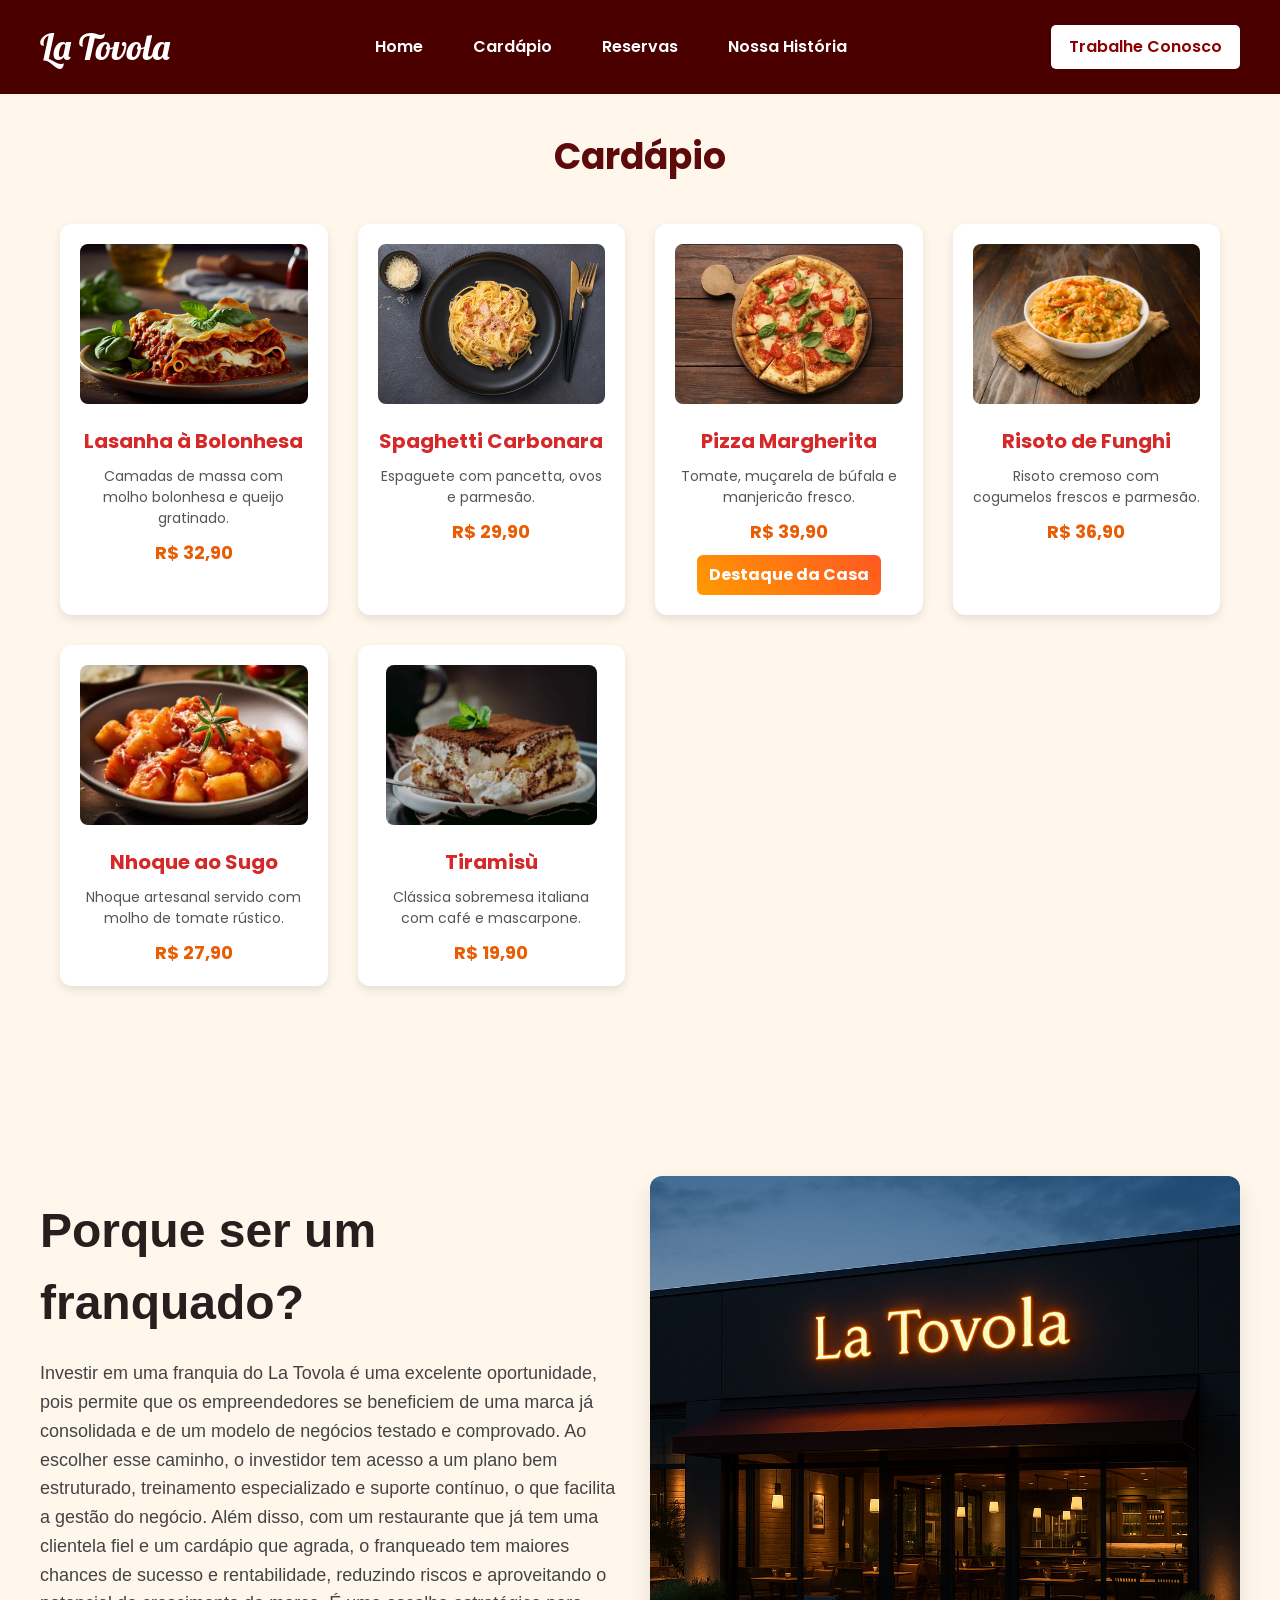
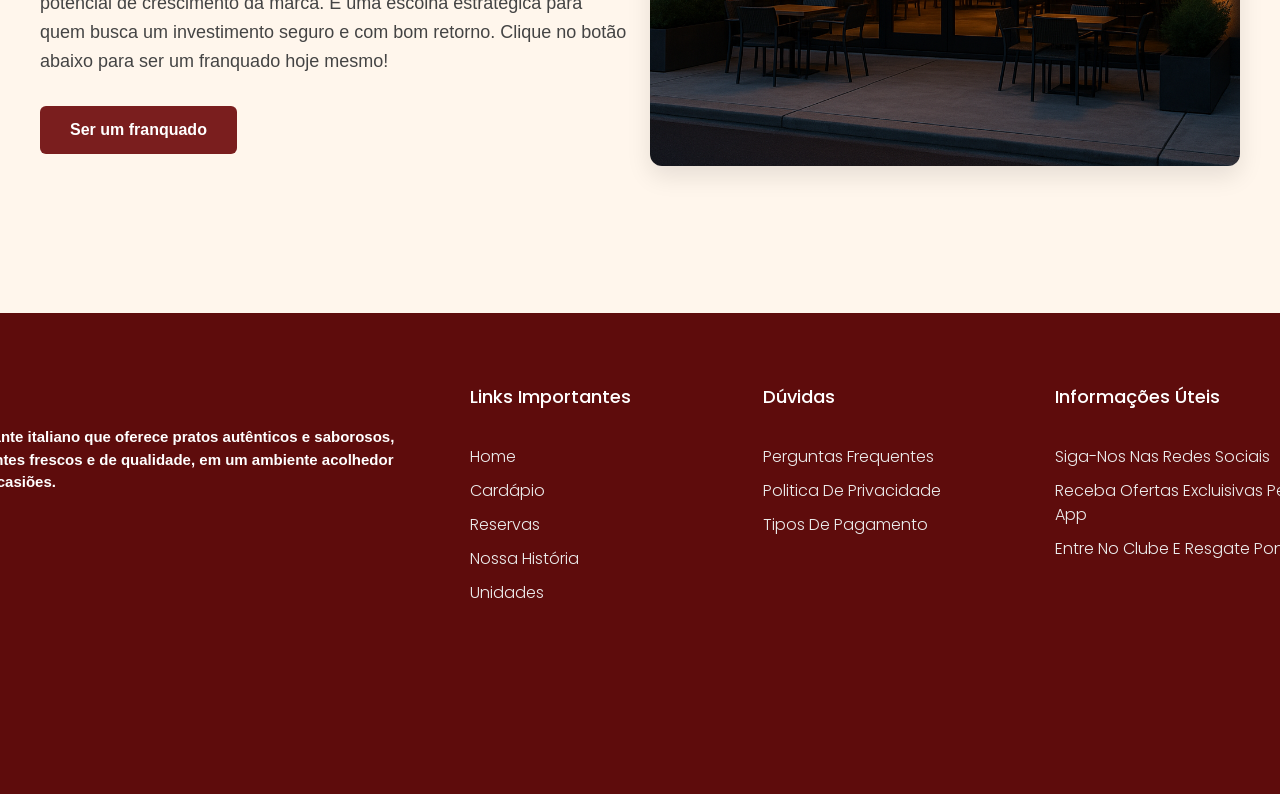
<file: cardapio.html>
<!DOCTYPE html>
<html lang="pt-BR">
<head>
    <meta charset="UTF-8">
    <meta name="viewport" content="width=device-width, initial-scale=1.0">
    <title>La Tovola - Restaurante Italiano</title>
    <link rel="stylesheet" href="css/cardapio.css">
    <link href="https://fonts.googleapis.com/css2?family=Lobster&display=swap" rel="stylesheet">
    <link href="https://fonts.googleapis.com/css?family=Poppins:300,500,600,700,800" rel="stylesheet">
    <link rel="preconnect" href="https://fonts.googleapis.com">
    <link rel="preconnect" href="https://fonts.gstatic.com" crossorigin>
    <link href="https://fonts.googleapis.com/css2?family=Tagesschrift&display=swap" rel="stylesheet">
    <link rel="stylesheet" href="https://cdnjs.cloudflare.com/ajax/libs/font-awesome/6.7.2/css/all.min.css">
     <script src="javascript/index.js"></script>
    
</head>
<body>
    <header>
        <!-- NAV BAR -->
        <nav>
            <div class="logo">La Tovola</div>
            <ul class="nav-list">
                <li><a href="index.html">Home</a></li>
                <li><a href="cardapio.html">Cardápio</a></li>
                <li><a href="reservas.html">Reservas</a></li>
                <li><a href="nossahistoria.html">Nossa História</a></li>
            </ul>
            <a href="#" class="franqueado-btn">Trabalhe Conosco</a>
        </nav>
    </header>

</div>
<!-- MENU-->
  <div class="menu-container">
    <h1 class="menu-title"> Cardápio </h1>

    <div class="grid">
      <div class="card">
        <img src="imagens/lasanha.png" alt="Lasanha à Bolonhesa">
        <h3>Lasanha à Bolonhesa</h3>
        <p>Camadas de massa com molho bolonhesa e queijo gratinado.</p>
        <div class="price">R$ 32,90</div>
      </div>

      <div class="card">
        <img src="imagens/carbonara.png" alt="Spaghetti Carbonara">
        <h3>Spaghetti Carbonara</h3>
        <p>Espaguete com pancetta, ovos e parmesão.</p>
        <div class="price">R$ 29,90</div>
      </div>

      <div class="card">
        <img src="imagens/pizza-margharita.png" alt="Pizza Margherita">
        <h3>Pizza Margherita</h3>
        <p>Tomate, muçarela de búfala e manjericão fresco.</p>
        <div class="price">R$ 39,90</div>
        <div class="highlight">Destaque da Casa</div>
      </div>

      <div class="card">
        <img src="imagens/risotto.png" alt="Risoto de Funghi">
        <h3>Risoto de Funghi</h3>
        <p>Risoto cremoso com cogumelos frescos e parmesão.</p>
        <div class="price">R$ 36,90</div>
      </div>

      <div class="card">
        <img src="imagens/nhoque.png" alt="Nhoque ao Sugo">
        <h3>Nhoque ao Sugo</h3>
        <p>Nhoque artesanal servido com molho de tomate rústico.</p>
        <div class="price">R$ 27,90</div>
      </div>

      <div class="card">
        <img src="imagens/tiramisu.png" alt="Tiramisù">
        <h3>Tiramisù</h3>
        <p>Clássica sobremesa italiana com café e mascarpone.</p>
        <div class="price">R$ 19,90</div>
      </div>
    </div>
  </div>
  <!--LOJAS FRANQUEADAS -->
  <div class="lojas-franqueadas">
    <div class="conteudo-frase">
        <h1 class="serfranqueado">Porque ser um franquado?</h1>
        <p>Investir em uma franquia do La Tovola é uma excelente oportunidade, pois permite que os empreendedores se beneficiem de uma marca já consolidada e de um modelo de negócios testado e comprovado. Ao escolher esse caminho, o investidor tem acesso a um plano bem estruturado, treinamento especializado e suporte contínuo, o que facilita a gestão do negócio. Além disso, com um restaurante que já tem uma clientela fiel e um cardápio que agrada, o franqueado tem maiores chances de sucesso e rentabilidade, reduzindo riscos e aproveitando o potencial de crescimento da marca. É uma escolha estratégica para quem busca um investimento seguro e com bom retorno. Clique no botão abaixo para ser um franquado hoje mesmo!</p>
        <button class="btn-franquado">Ser um franquado</button>
    </div>
    <div class="imagem-franquia">
        <img src="imagens/latovola.png" alt="Imagem da franquia">
    </div>
</div>
<!--FOOTER -->
  <footer class="footer">
  	 <div class="container">
  	 	<div class="row">
  	 		<div class="footer-col">
  	 			<h4>Links Importantes</h4>
  	 			<ul>
  	 				  <li><a href="index.html">Home</a></li>
                      <li><a href="cardapio.html">Cardápio</a></li>
                      <li><a href="reservas.html">Reservas</a></li>
                      <li><a href="nossahistoria.html">Nossa História</a></li>
                      <li><a href="unidades.html">Unidades</a></li>
  	 			</ul>
  	 		</div>
  	 		<div class="footer-col">
  	 			<h4>Dúvidas</h4>
  	 			<ul>
  	 				<li><a href="#">Perguntas Frequentes</a></li>
  	 				<li><a href="#">Politica de Privacidade</a></li>
  	 				<li><a href="#">Tipos de Pagamento</a></li>
  	 			</ul>
  	 		</div>
  	 		<div class="footer-col">
  	 			<h4>Informações Úteis </h4>
  	 			<ul>
  	 				<li><a href="#">Siga-nos nas redes sociais</a></li>
  	 				<li><a href="#">Receba ofertas excluisivas pelo app</a></li>
  	 				<li><a href="#">Entre no clube e resgate pontos</a></li>
  	 			</ul>
  	 		</div>
  	 		<div class="footer-la">
                <h1>La Tovola</h1>
                <h3>A La Tovola é um restaurante italiano que oferece pratos autênticos e saborosos, 
               <h3>preparados com ingredientes frescos e de qualidade, em um ambiente acolhedor</h3>
                <h3> e perfeito para todas as ocasiões.</h3>
  	 	</div>
          <div class="footer-social-icons">
            <a href="#"><i class="fab fa-facebook"></i></a>
            <a href="#"><i class="fab fa-instagram"></i></a>
            <a href="#"><i class="fab fa-x"></i></a>
            <a href="#"><i class="fab fa-youtube"></i></a>
        </div>

  	 </div>
  </footer>

</body>
</html>



  </div>
</body>
</html>
</file>
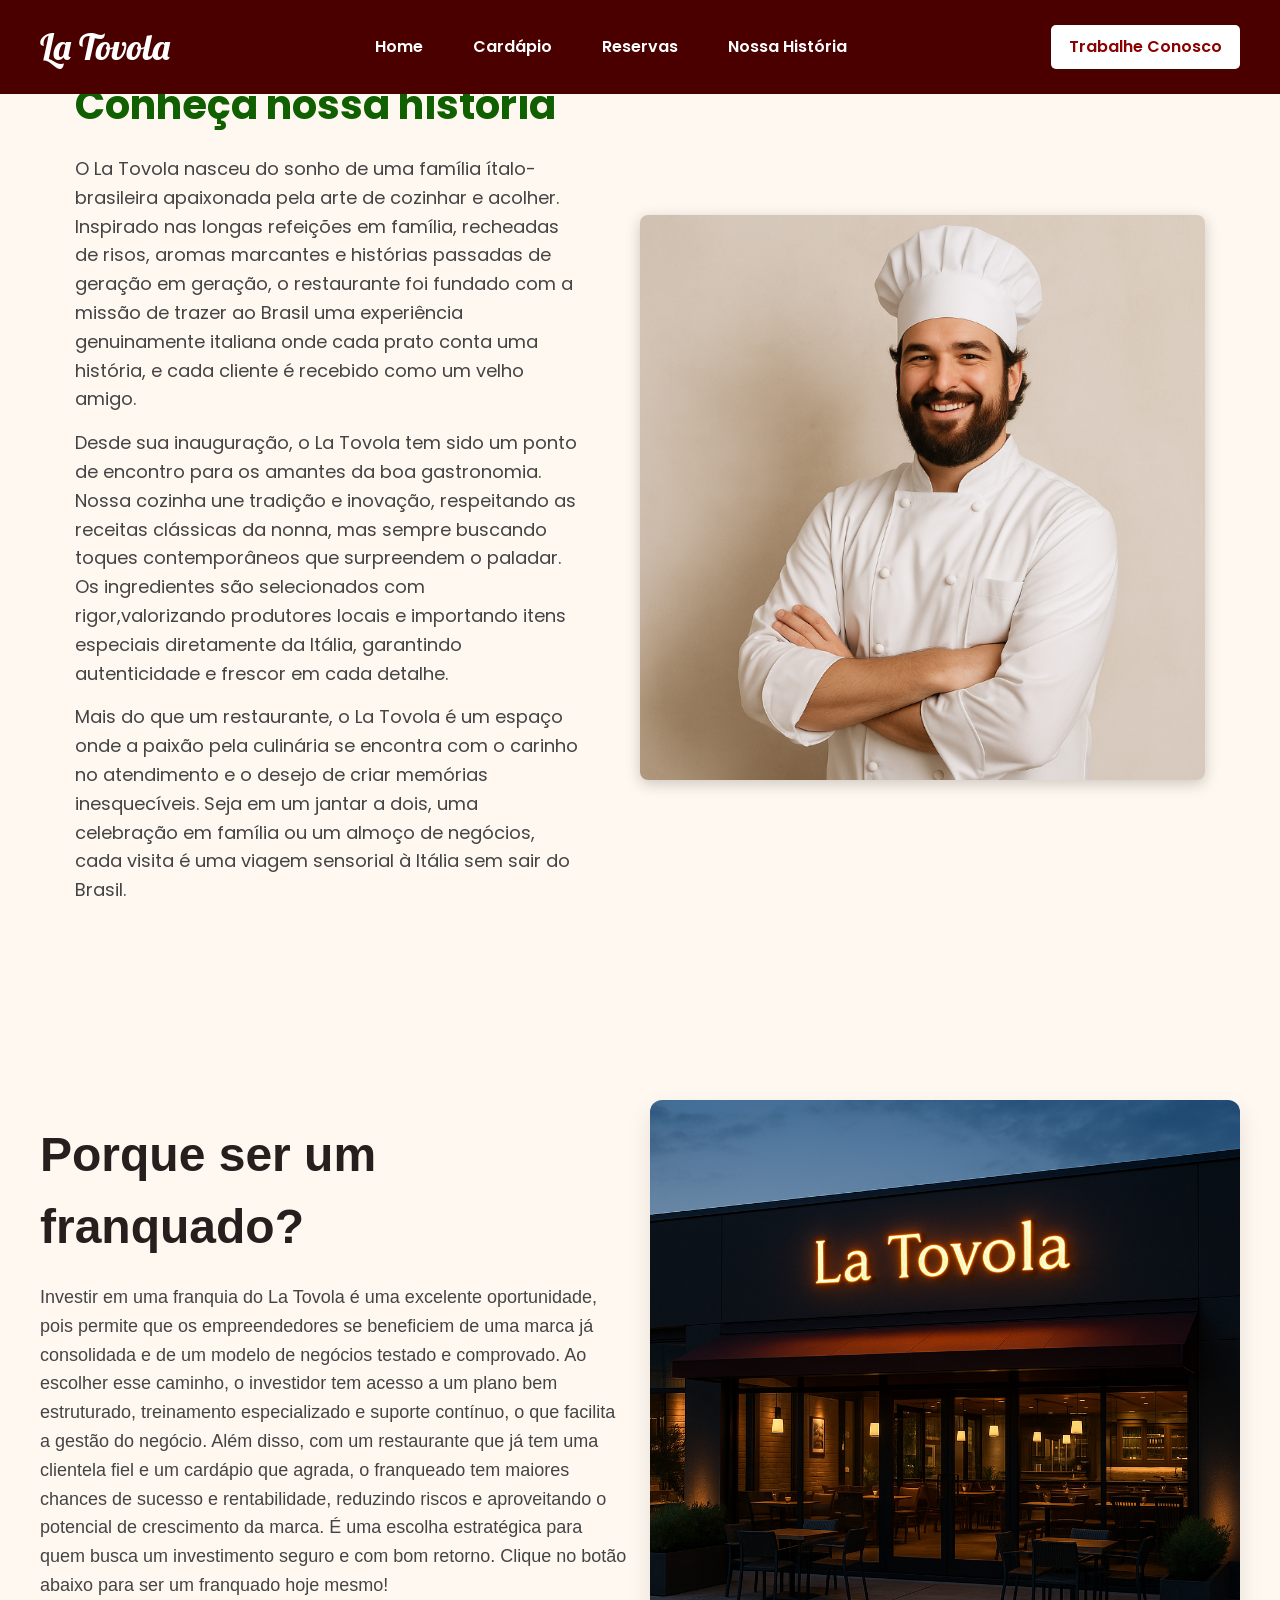
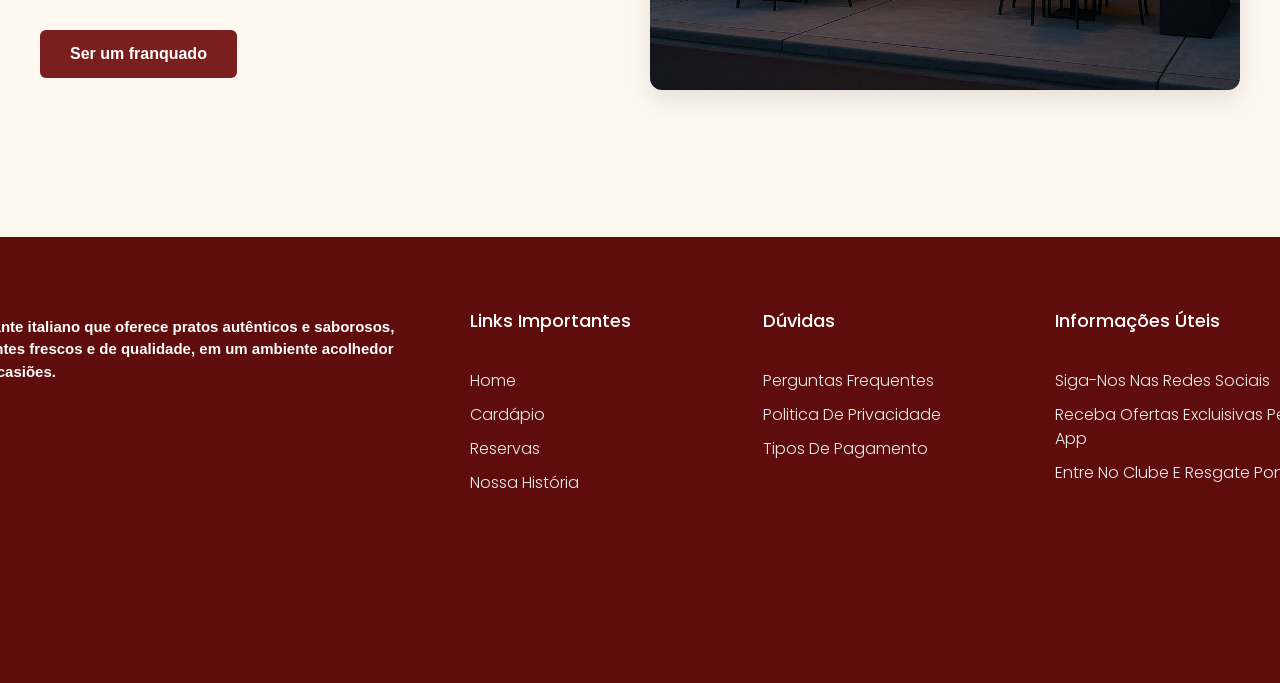
<file: nossahistoria.html>
<!DOCTYPE html>
<html lang="pt-BR">
<head>
    <meta charset="UTF-8">
    <meta name="viewport" content="width=device-width, initial-scale=1.0">
    <title>La Tovola - Restaurante Italiano</title>
    <link rel="stylesheet" href="css/nossahistoria.css">
    <link href="https://fonts.googleapis.com/css2?family=Lobster&display=swap" rel="stylesheet">
    <link href="https://fonts.googleapis.com/css?family=Poppins:300,500,600,700,800" rel="stylesheet">
    <link rel="preconnect" href="https://fonts.googleapis.com">
    <link rel="preconnect" href="https://fonts.gstatic.com" crossorigin>
    <link href="https://fonts.googleapis.com/css2?family=Tagesschrift&display=swap" rel="stylesheet">
    <link rel="stylesheet" href="https://cdnjs.cloudflare.com/ajax/libs/font-awesome/6.7.2/css/all.min.css">
     <script src="javascript/index.js"></script>
    
</head>
<body>
    <header>
        <!-- NAV BAR -->
        <nav>
            <div class="logo">La Tovola</div>
            <ul class="nav-list">
                <li><a href="index.html">Home</a></li>
                <li><a href="cardapio.html">Cardápio</a></li>
                <li><a href="reservas.html">Reservas</a></li>
                <li><a href="nossahistoria.html">Nossa História</a></li>
            </ul>
            <a href="#" class="franqueado-btn">Trabalhe Conosco</a>
        </nav>
    </header>
 <!-- HISTORIA -->
  <div class="historia">
    <div class="historia-texto">
    <h1 class="titulo-historia">Conheça nossa história</h1>
    <p>O La Tovola nasceu do sonho de uma família ítalo-brasileira apaixonada pela arte de cozinhar e acolher. 
        Inspirado nas longas refeições em família, recheadas de risos, aromas marcantes e histórias passadas de geração em geração, 
        o restaurante foi fundado com a missão de trazer ao Brasil uma experiência genuinamente italiana onde cada prato conta uma história, 
        e cada cliente é recebido como um velho amigo.</p>
        <p>Desde sua inauguração, o La Tovola tem sido um ponto de encontro para os amantes da boa gastronomia. Nossa cozinha une tradição e 
            inovação, respeitando as receitas clássicas da nonna, mas sempre buscando toques contemporâneos que surpreendem o paladar. 
            Os ingredientes são selecionados com rigor,valorizando produtores locais e importando itens especiais diretamente da Itália, 
            garantindo autenticidade e frescor em cada detalhe.</p>
            <p>Mais do que um restaurante, o La Tovola é um espaço onde a paixão pela culinária se encontra com o carinho no atendimento e o desejo de criar memórias inesquecíveis. 
            Seja em um jantar a dois, uma celebração em família ou um almoço de negócios, cada visita é uma viagem sensorial à Itália sem sair do Brasil.</p>
  </div>
    <img  class="img-chef"  src="imagens/chef.png" alt="">
</div>

      <!-- IMAGEM LOJAS FRANQUEADAS -->       
<div class="lojas-franqueadas">
    <div class="conteudo-frase">
        <h1 class="serfranqueado">Porque ser um franquado?</h1>
        <p>Investir em uma franquia do La Tovola é uma excelente oportunidade, pois permite que os empreendedores se beneficiem de uma marca já consolidada e de um modelo de negócios testado e comprovado. Ao escolher esse caminho, o investidor tem acesso a um plano bem estruturado, treinamento especializado e suporte contínuo, o que facilita a gestão do negócio. Além disso, com um restaurante que já tem uma clientela fiel e um cardápio que agrada, o franqueado tem maiores chances de sucesso e rentabilidade, reduzindo riscos e aproveitando o potencial de crescimento da marca. É uma escolha estratégica para quem busca um investimento seguro e com bom retorno. Clique no botão abaixo para ser um franquado hoje mesmo!</p>
        <button class="btn-franquado">Ser um franquado</button>
    </div>
    <div class="imagem-franquia">
        <img src="imagens/latovola.png" alt="Imagem da franquia">
    </div>
</div>

<!--FOOTER -->
  <footer class="footer">
  	 <div class="container">
  	 	<div class="row">
  	 		<div class="footer-col">
  	 			<h4>Links Importantes</h4>
  	 			<ul>
  	 				  <li><a href="index.html">Home</a></li>
                      <li><a href="cardapio.html">Cardápio</a></li>
                      <li><a href="reservas.html">Reservas</a></li>
                      <li><a href="nossahistoria.html">Nossa História</a></li>
  	 			</ul>
  	 		</div>
  	 		<div class="footer-col">
  	 			<h4>Dúvidas</h4>
  	 			<ul>
  	 				<li><a href="#">Perguntas Frequentes</a></li>
  	 				<li><a href="#">Politica de Privacidade</a></li>
  	 				<li><a href="#">Tipos de Pagamento</a></li>
  	 			</ul>
  	 		</div>
  	 		<div class="footer-col">
  	 			<h4>Informações Úteis </h4>
  	 			<ul>
  	 				<li><a href="#">Siga-nos nas redes sociais</a></li>
  	 				<li><a href="#">Receba ofertas excluisivas pelo app</a></li>
  	 				<li><a href="#">Entre no clube e resgate pontos</a></li>
  	 			</ul>
  	 		</div>
  	 		<div class="footer-la">
                <h1>La Tovola</h1>
                <h3>A La Tovola é um restaurante italiano que oferece pratos autênticos e saborosos, 
               <h3>preparados com ingredientes frescos e de qualidade, em um ambiente acolhedor</h3>
                <h3> e perfeito para todas as ocasiões.</h3>
  	 	</div>
          <div class="footer-social-icons">
            <a href="#"><i class="fab fa-facebook"></i></a>
            <a href="#"><i class="fab fa-instagram"></i></a>
            <a href="#"><i class="fab fa-x"></i></a>
            <a href="#"><i class="fab fa-youtube"></i></a>
        </div>

  	 </div>
  </footer>

</body>
</html>
</file>
<file: css/cardapio.css>
* {
  margin: 0;
  padding: 0;
  box-sizing: border-box;
}

body {
  font-family: 'Poppins', sans-serif;
  background-color: #fff8f0;
  color: #333;
  padding: 40px 10px; 
  margin: 35px 65px; 
}


/* HEADER & NAV */
header {
  background-color: #4b0000;
  padding: 20px 40px;
  width: 100%; 
  position: fixed; 
  top: 0;
  left: 0;
  z-index: 1000; 
}

nav {
  display: flex;
  justify-content: space-between;
  align-items: center;
  width: 100%;
  max-width: 100%; 
}

.logo {
  color: #fff;
  font-size: 36px;
  font-family: 'Lobster', cursive;
}

.nav-list {
  list-style: none;
  display: flex;
  gap: 30px;
  justify-content: center;
  flex-grow: 1;
}

.nav-list li a {
  color: #fff;
  text-decoration: none;
  font-weight: 600;
  font-family: 'Poppins', sans-serif;
  padding: 10px;
  border-radius: 10px;
  transition: background-color 0.3s;
}

.nav-list li a:hover {
  background-color: #ffe60093;
}

.franqueado-btn {
  background-color: #fff;
  color: #8B0000;
  padding: 10px 18px;
  text-decoration: none;
  border-radius: 5px;
  font-weight: 600;
  transition: background-color 0.3s, color 0.3s;
}

.franqueado-btn:hover {
  background-color: #FFD700;
  color: #8B0000;
}
/* CARDAPIO */
body {
  font-family: 'Segoe UI', sans-serif;
  background-color: #fff6ec;
  margin: 0;
  padding: 0;
}

.menu-container {
   padding: 130px 20px 50px; 
  max-width: 1200px;
  margin: auto;
  text-align: center;
}

.menu-title {
  font-size: 36px;
  font-weight: bold;
  color: #5c0a0a;
  margin-bottom: 40px;
}

.grid {
  display: grid;
  grid-template-columns: repeat(auto-fit, minmax(250px, 1fr));
  gap: 30px;
}

.card {
  background: white;
  border-radius: 12px;
  box-shadow: 0 4px 10px rgba(0, 0, 0, 0.1);
  padding: 20px;
  text-align: center;
  transition: transform 0.3s ease;
}

.card:hover {
  transform: translateY(-5px);
}

.card img {
  max-width: 100%;
  border-radius: 8px;
  height: 160px;
  object-fit: cover;
}

.card h3 {
  font-size: 20px;
  margin: 15px 0 10px;
  color: #d62828;
}

.card p {
  font-size: 14px;
  color: #555;
  margin-bottom: 10px;
}

.price {
  font-size: 18px;
  font-weight: bold;
  color: #e85d04;
}

.highlight {
  background: linear-gradient(45deg, #ff9a00, #ff5722);
  color: white;
  font-weight: bold;
  padding: 8px 12px;
  border-radius: 6px;
  display: inline-block;
  margin-top: 10px;
}
/* SEJA UM FRANQUEADO */
.lojas-franqueadas {
  display: flex;
  justify-content: space-between;
  align-items: center;
  padding: 60px 40px; 
  margin: 80px auto;
  gap: 20px;
  flex-wrap: wrap;
}


.conteudo-frase {
    flex: 1;
    font-family: 'Segoe UI', sans-serif;
}

.serfranqueado {
    font-size: 48px;
    font-weight: 700;
    color: #271e1e; 
    margin-bottom: 20px;
}

.conteudo-frase p {
    font-size: 18px;
    line-height: 1.6;
    color: #444;
}

.btn-franquado {
    margin-top: 30px;
    background-color: #7a1e1e; 
    color: white;
    padding: 15px 30px;
    border: none;
    font-size: 16px;
    font-weight: bold;
    border-radius: 6px;
    cursor: pointer;
    transition: background-color 0.3s ease;
}

.btn-franquado:hover {
    background-color: #380101;
}

.imagem-franquia {
    flex: 1;
}

.imagem-franquia img {
    width: 100%;
    border-radius: 12px;
    box-shadow: 0 10px 25px rgba(0,0,0,0.1);
}

/* FOOTER */
@import url('https://fonts.googleapis.com/css2?family=Poppins:wght@300;400;500;600;700&display=swap');
body{
	line-height: 1.5;
	font-family: 'Poppins', sans-serif;
}
*{
	margin:0;
	padding:0;
	box-sizing: border-box;
}
.container{
	max-width: 1170px;
	margin:auto;
}
.row{
	display: flex;
	flex-wrap: wrap;
}
ul{
	list-style: none;
}
.footer{
	background-color: #5e0c0c;
  padding: 70px 0;
}

.footer-col{
  width: 25%;
  padding: 0 15px;
}

.footer-col h4{
	font-size: 18px;
	color: #ffffff;
	text-transform: capitalize;
	margin-bottom: 35px;
	font-weight: 500;
	position: relative;
  left: 400px;
}

.footer-col ul li {
  position: relative;
  left: 400px;
}

.footer-col ul li:not(:last-child){
	margin-bottom: 10px;
}
.footer-col ul li a{
	font-size: 16px;
	text-transform: capitalize;
	color: #ffffff;
	text-decoration: none;
	font-weight: 300;
	color: #ececec;
	display: block;
	transition: all 0.3s ease;
}
.footer-col ul li a:hover{
	color: #f8f400;

}

.footer-la h1 {
    color: #fff;
    font-size: 34px;
    font-family: 'Lobster', cursive;
    text-align: left;
    position: relative;
    top: -240px;
    right: 240px;
}

.footer-la h3 {
    color: #fff;
    font-size: 15px;
    font-family: Arial, Helvetica, sans-serif;
    text-align: left;
    position: relative;
    top: -230px;
    right: 240px;
}

.footer-social-icons {
    position: relative;
    top: -100px;
    right: 820px;
    margin-right: 10px;
    font-size: 22px;
    transition: transform 0.3s;
}
footer-social-icons a {
  margin-right: 10px;
  font-size: 22px;
  transition: transform 0.3s;
}

.footer-social-icons a:hover {
  color: #a38b01;
  transform: scale(1.2);
}


/*responsive*/
@media(max-width: 767px){
  .footer-col{
    width: 50%;
    margin-bottom: 30px;
}
}
@media(max-width: 574px){
  .footer-col{
    width: 100%;
}
}
</file>
<file: css/nossahistoria.css>
* {
  margin: 0;
  padding: 0;
  box-sizing: border-box;
}

body {
  font-family: 'Poppins', sans-serif;
  background-color: #fff8f0;
  color: #333;

}


/* HEADER & NAV */
header {
  background-color: #4b0000;
  padding: 20px 40px;
  width: 100%; 
  position: fixed; 
  top: 0;
  left: 0;
  z-index: 1000; 
}

nav {
  display: flex;
  justify-content: space-between;
  align-items: center;
  width: 100%;
  max-width: 100%; 
}

.logo {
  color: #fff;
  font-size: 36px;
  font-family: 'Lobster', cursive;
}

.nav-list {
  list-style: none;
  display: flex;
  gap: 30px;
  justify-content: center;
  flex-grow: 1;
}

.nav-list li a {
  color: #fff;
  text-decoration: none;
  font-weight: 600;
  font-family: 'Poppins', sans-serif;
  padding: 10px;
  border-radius: 10px;
  transition: background-color 0.3s;
}

.nav-list li a:hover {
  background-color: #ffe60093;
}

.franqueado-btn {
  background-color: #fff;
  color: #8B0000;
  padding: 10px 18px;
  text-decoration: none;
  border-radius: 5px;
  font-weight: 600;
  transition: background-color 0.3s, color 0.3s;
}

.franqueado-btn:hover {
  background-color: #FFD700;
  color: #8B0000;
}

/* NOSSA HISTÓRIA */
.historia {
  display: flex;
  align-items: center;
  justify-content: space-between;
  gap: 40px;
  padding: 40px 10px;
  margin: 35px 65px;
  flex-wrap: wrap;
}

.historia-texto {
  flex: 1;
  min-width: 300px;
}

.historia-texto h1 {
  font-size: 40px;
  color: #105f00;
  margin-bottom: 20px;
}

.historia-texto p {
  font-size: 18px;
  line-height: 1.6;
  color: #444;
  margin-bottom: 15px;
}
.img-chef {
float: right;
  max-width: 50%;
  margin: 40px 0 40px 20px;
  border-radius: 8px;
  box-shadow: 0 4px 15px rgba(0,0,0,0.2);
 
}

.img-chef img {
  max-width: 100%;
  height: auto;
  border-radius: 8px;
  box-shadow: 0 4px 15px rgba(0,0,0,0.2);
}

/* FOOTER */
@import url('https://fonts.googleapis.com/css2?family=Poppins:wght@300;400;500;600;700&display=swap');
body{
	line-height: 1.5;
	font-family: 'Poppins', sans-serif;
}
*{
	margin:0;
	padding:0;
	box-sizing: border-box;
}
.container{
	max-width: 1170px;
	margin:auto;
}
.row{
	display: flex;
	flex-wrap: wrap;
}
ul{
	list-style: none;
}
.footer{
	background-color: #5e0c0c;
  padding: 70px 0;
}

.footer-col{
  width: 25%;
  padding: 0 15px;
}

.footer-col h4{
	font-size: 18px;
	color: #ffffff;
	text-transform: capitalize;
	margin-bottom: 35px;
	font-weight: 500;
	position: relative;
  left: 400px;
}

.footer-col ul li {
  position: relative;
  left: 400px;
}

.footer-col ul li:not(:last-child){
	margin-bottom: 10px;
}
.footer-col ul li a{
	font-size: 16px;
	text-transform: capitalize;
	color: #ffffff;
	text-decoration: none;
	font-weight: 300;
	color: #ececec;
	display: block;
	transition: all 0.3s ease;
}
.footer-col ul li a:hover{
	color: #f8f400;

}

.footer-la h1 {
    color: #fff;
    font-size: 34px;
    font-family: 'Lobster', cursive;
    text-align: left;
    position: relative;
    top: -240px;
    right: 240px;
}

.footer-la h3 {
    color: #fff;
    font-size: 15px;
    font-family: Arial, Helvetica, sans-serif;
    text-align: left;
    position: relative;
    top: -230px;
    right: 240px;
}

.footer-social-icons {
    position: relative;
    top: -100px;
    right: 820px;
    margin-right: 10px;
    font-size: 22px;
    transition: transform 0.3s;
}
footer-social-icons a {
  margin-right: 10px;
  font-size: 22px;
  transition: transform 0.3s;
}

.footer-social-icons a:hover {
  color: #a38b01;
  transform: scale(1.2);
}



@media(max-width: 767px){
  .footer-col{
    width: 50%;
    margin-bottom: 30px;
}
}
@media(max-width: 574px){
  .footer-col{
    width: 100%;
}
}

/* SEJA UM FRANQUEADO */
.lojas-franqueadas {
  display: flex;
  justify-content: space-between;
  align-items: center;
  padding: 60px 40px; 
  margin: 80px auto;
  gap: 20px;
  flex-wrap: wrap;
}


.conteudo-frase {
    flex: 1;
    font-family: 'Segoe UI', sans-serif;
}

.serfranqueado {
    font-size: 48px;
    font-weight: 700;
    color: #271e1e; 
    margin-bottom: 20px;
}

.conteudo-frase p {
    font-size: 18px;
    line-height: 1.6;
    color: #444;
}

.btn-franquado {
    margin-top: 30px;
    background-color: #7a1e1e; 
    color: white;
    padding: 15px 30px;
    border: none;
    font-size: 16px;
    font-weight: bold;
    border-radius: 6px;
    cursor: pointer;
    transition: background-color 0.3s ease;
}

.btn-franquado:hover {
    background-color: #380101;
}

.imagem-franquia {
    flex: 1;
}

.imagem-franquia img {
    width: 100%;
    border-radius: 12px;
    box-shadow: 0 10px 25px rgba(0,0,0,0.1);
}
</file>
